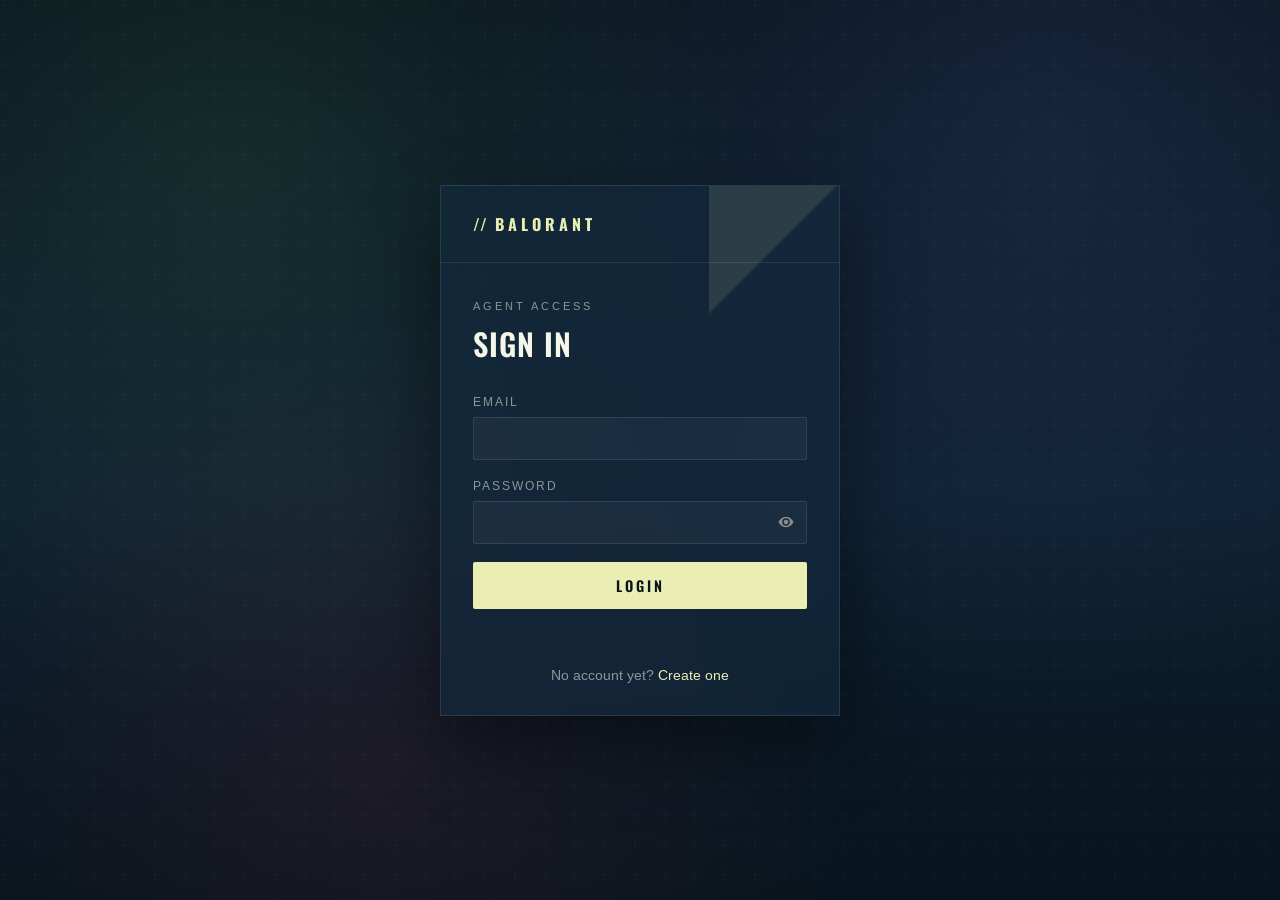
<file: frontend/login.html>
<!DOCTYPE html>
<html lang="en">
<head>
  <meta charset="UTF-8">
  <meta name="viewport" content="width=device-width, initial-scale=1.0">
  <title>Sign In</title>
  <link rel="preconnect" href="https://fonts.googleapis.com">
  <link rel="preconnect" href="https://fonts.gstatic.com" crossorigin>
  <link href="https://fonts.googleapis.com/css2?family=Oswald:wght@400;500;600;700&family=Arimo:wght@400;500;700&display=swap" rel="stylesheet">
  <link rel="stylesheet" href="login.css">
</head>
<body>

  <div class="bg-glow"></div>
  <div class="bg-grid"></div>

  <main class="panel">
    <div class="panel__slash"></div>

    <div class="panel__brand">
      <span class="panel__brand-mark">//</span>
      <span class="panel__brand-name">BALORANT</span>
    </div>

    <div class="panel__body" id="panelBody">

      <section class="view" id="loginView">
        <p class="view__eyebrow">Agent Access</p>
        <h1 class="view__title">Sign In</h1>

        <form id="loginForm" novalidate>
          <div class="field">
            <label for="email">Email</label>
            <input type="email" id="email" autocomplete="email" required>
          </div>

          <div class="field">
            <label for="password">Password</label>
            <div class="password-wrap">
              <input type="password" id="password" autocomplete="current-password" required>
              <button type="button" class="eye-btn" data-target="password" aria-label="Show password">
                <svg class="eye-open" viewBox="0 0 24 24" width="18" height="18"><path fill="currentColor" d="M12 5c-7 0-10 7-10 7s3 7 10 7 10-7 10-7-3-7-10-7zm0 12a5 5 0 1 1 0-10 5 5 0 0 1 0 10zm0-2a3 3 0 1 0 0-6 3 3 0 0 0 0 6z"/></svg>
                <svg class="eye-closed hidden" viewBox="0 0 24 24" width="18" height="18"><path fill="currentColor" d="M3.28 2.22 2.22 3.28l3.02 3.02C3.1 7.98 1.5 10 1.5 10s3 7 10.5 7c1.9 0 3.5-.44 4.83-1.1l3.17 3.17 1.06-1.06L3.28 2.22zM12 15.5a5.5 5.5 0 0 1-5.5-5.5c0-.9.23-1.74.63-2.48l1.5 1.5a3.5 3.5 0 0 0 4.85 4.85l1.5 1.5c-.74.4-1.58.63-2.48.63zM12 4.5c1.9 0 3.5.44 4.83 1.1l-1.5 1.5A5.48 5.48 0 0 0 12 6.5a5.44 5.44 0 0 0-1.6.24l-1.6-1.6C9.5 4.7 10.7 4.5 12 4.5z"/></svg>
              </button>
            </div>
          </div>

          <button type="submit" class="btn" id="loginBtn">
            <span class="btn-text">Login</span>
            <span class="spinner hidden"></span>
          </button>

          <p class="msg" id="message"></p>
        </form>

        <p class="switch">No account yet? <a href="#" id="showRegister">Create one</a></p>
      </section>

      <section class="view hidden" id="registerView">
        <p class="view__eyebrow">New Recruit</p>
        <h1 class="view__title">Create Account</h1>

        <form id="registerForm" novalidate>
          <div class="field">
            <label for="name">Name</label>
            <input type="text" id="name" autocomplete="name">
          </div>

          <div class="field">
            <label for="regEmail">Email</label>
            <input type="email" id="regEmail" autocomplete="email">
          </div>

          <div class="field">
            <label for="regPassword">Password</label>
            <div class="password-wrap">
              <input type="password" id="regPassword" autocomplete="new-password">
              <button type="button" class="eye-btn" data-target="regPassword" aria-label="Show password">
                <svg class="eye-open" viewBox="0 0 24 24" width="18" height="18"><path fill="currentColor" d="M12 5c-7 0-10 7-10 7s3 7 10 7 10-7 10-7-3-7-10-7zm0 12a5 5 0 1 1 0-10 5 5 0 0 1 0 10zm0-2a3 3 0 1 0 0-6 3 3 0 0 0 0 6z"/></svg>
                <svg class="eye-closed hidden" viewBox="0 0 24 24" width="18" height="18"><path fill="currentColor" d="M3.28 2.22 2.22 3.28l3.02 3.02C3.1 7.98 1.5 10 1.5 10s3 7 10.5 7c1.9 0 3.5-.44 4.83-1.1l3.17 3.17 1.06-1.06L3.28 2.22zM12 15.5a5.5 5.5 0 0 1-5.5-5.5c0-.9.23-1.74.63-2.48l1.5 1.5a3.5 3.5 0 0 0 4.85 4.85l1.5 1.5c-.74.4-1.58.63-2.48.63zM12 4.5c1.9 0 3.5.44 4.83 1.1l-1.5 1.5A5.48 5.48 0 0 0 12 6.5a5.44 5.44 0 0 0-1.6.24l-1.6-1.6C9.5 4.7 10.7 4.5 12 4.5z"/></svg>
              </button>
            </div>
          </div>

          <div class="field">
            <label for="regConfirmPassword">Confirm Password</label>
            <div class="password-wrap">
              <input type="password" id="regConfirmPassword" autocomplete="new-password">
              <button type="button" class="eye-btn" data-target="regConfirmPassword" aria-label="Show password">
                <svg class="eye-open" viewBox="0 0 24 24" width="18" height="18"><path fill="currentColor" d="M12 5c-7 0-10 7-10 7s3 7 10 7 10-7 10-7-3-7-10-7zm0 12a5 5 0 1 1 0-10 5 5 0 0 1 0 10zm0-2a3 3 0 1 0 0-6 3 3 0 0 0 0 6z"/></svg>
                <svg class="eye-closed hidden" viewBox="0 0 24 24" width="18" height="18"><path fill="currentColor" d="M3.28 2.22 2.22 3.28l3.02 3.02C3.1 7.98 1.5 10 1.5 10s3 7 10.5 7c1.9 0 3.5-.44 4.83-1.1l3.17 3.17 1.06-1.06L3.28 2.22zM12 15.5a5.5 5.5 0 0 1-5.5-5.5c0-.9.23-1.74.63-2.48l1.5 1.5a3.5 3.5 0 0 0 4.85 4.85l1.5 1.5c-.74.4-1.58.63-2.48.63zM12 4.5c1.9 0 3.5.44 4.83 1.1l-1.5 1.5A5.48 5.48 0 0 0 12 6.5a5.44 5.44 0 0 0-1.6.24l-1.6-1.6C9.5 4.7 10.7 4.5 12 4.5z"/></svg>
              </button>
            </div>
          </div>

          <button type="submit" class="btn" id="registerBtn">
            <span class="btn-text">Register</span>
            <span class="spinner hidden"></span>
          </button>

          <p class="msg" id="registerMessage"></p>
        </form>

        <p class="switch">Already an agent? <a href="#" id="showLogin">Sign in</a></p>
      </section>

    </div>
  </main>

  <script src="app.js"></script>
</body>
</html>
</file>
<file: frontend/login.css>
* {
  box-sizing: border-box;
  margin: 0;
  padding: 0;
}

:root {
  --ink: #0d1f2f;
  --ink-deep: #08141d;
  --panel: #13293d;
  --line: rgba(255, 255, 255, 0.1);
  --accent: #eaeeb2;
  --accent-dim: rgba(234, 238, 178, 0.6);
  --danger: #ff4655;
  --text: #f4f6ea;
  --text-dim: rgba(244, 246, 234, 0.55);
}

html, body {
  height: 100%;
}

body {
  font-family: "Arimo", sans-serif;
  background: var(--ink);
  color: var(--text);
  min-height: 100vh;
  display: flex;
  align-items: center;
  justify-content: center;
  position: relative;
  overflow: hidden;
  padding: 24px;
}

/* ===== Ambient background ===== */
.bg-glow {
  position: fixed;
  inset: 0;
  z-index: 0;
  background:
    radial-gradient(circle at 18% 20%, rgba(122, 229, 130, 0.10), transparent 42%),
    radial-gradient(circle at 82% 15%, rgba(120, 139, 255, 0.12), transparent 45%),
    radial-gradient(circle at 30% 85%, rgba(255, 70, 85, 0.08), transparent 40%),
    linear-gradient(180deg, var(--ink-deep) 0%, var(--ink) 55%, var(--ink-deep) 100%);
}

.bg-grid {
  position: fixed;
  inset: 0;
  z-index: 0;
  opacity: 0.5;
  background-image: url("data:image/svg+xml,%3Csvg width='60' height='60' viewBox='0 0 60 60' xmlns='http://www.w3.org/2000/svg'%3E%3Cg fill='none' fill-rule='evenodd'%3E%3Cg fill='%23ffffff' fill-opacity='0.035'%3E%3Cpath d='M36 34v-4h-2v4h-4v2h4v4h2v-4h4v-2h-4zm0-30V0h-2v4h-4v2h4v4h2V6h4V4h-4zM6 34v-4H4v4H0v2h4v4h2v-4h4v-2H6zM6 4V0H4v4H0v2h4v4h2V6h4V4H6z'/%3E%3C/g%3E%3C/g%3E%3C/svg%3E");
}

/* ===== Panel ===== */
.panel {
  position: relative;
  z-index: 1;
  width: 400px;
  max-width: 100%;
  background: rgba(19, 41, 61, 0.7);
  border: 1px solid var(--line);
  backdrop-filter: blur(10px);
  box-shadow: 0 30px 70px rgba(0, 0, 0, 0.45);
  overflow: hidden;
}

.panel__slash {
  position: absolute;
  top: 0;
  right: 0;
  width: 130px;
  height: 130px;
  background: linear-gradient(135deg, var(--accent) 0%, var(--accent) 48%, transparent 50%);
  opacity: 0.12;
  pointer-events: none;
}

.panel__brand {
  position: relative;
  padding: 26px 32px;
  display: flex;
  align-items: baseline;
  gap: 8px;
  border-bottom: 1px solid var(--line);
}

.panel__brand-mark {
  font-family: "Oswald", sans-serif;
  color: var(--accent);
  font-weight: 700;
  font-size: 1rem;
}

.panel__brand-name {
  font-family: "Oswald", sans-serif;
  font-weight: 700;
  letter-spacing: 4px;
  font-size: 1rem;
  color: var(--accent);
  text-transform: uppercase;
}

.panel__body {
  position: relative;
  padding: 36px 32px 32px;
}

/* ===== Views ===== */
.view.hidden {
  display: none;
}

.view__eyebrow {
  font-family: "Arimo", sans-serif;
  letter-spacing: 3px;
  text-transform: uppercase;
  font-size: 0.7rem;
  color: var(--text-dim);
  margin-bottom: 8px;
}

.view__title {
  font-family: "Oswald", sans-serif;
  font-weight: 600;
  font-size: 1.9rem;
  letter-spacing: 1px;
  text-transform: uppercase;
  color: var(--text);
  margin-bottom: 28px;
}

/* ===== Form ===== */
.field {
  margin-bottom: 18px;
}

.field label {
  display: block;
  font-family: "Arimo", sans-serif;
  font-size: 0.72rem;
  letter-spacing: 2px;
  text-transform: uppercase;
  color: var(--text-dim);
  margin-bottom: 8px;
}

.field input {
  width: 100%;
  padding: 12px 14px;
  background: rgba(255, 255, 255, 0.04);
  border: 1px solid var(--line);
  border-radius: 2px;
  color: var(--text);
  font-family: "Arimo", sans-serif;
  font-size: 0.95rem;
  transition: border-color 0.2s ease, background 0.2s ease;
}

.field input::placeholder {
  color: rgba(244, 246, 234, 0.3);
}

.field input:focus {
  outline: none;
  border-color: var(--accent);
  background: rgba(234, 238, 178, 0.06);
}

.btn {
  position: relative;
  width: 100%;
  margin-top: 8px;
  padding: 13px;
  background: var(--accent);
  border: none;
  border-radius: 2px;
  color: var(--ink-deep);
  font-family: "Oswald", sans-serif;
  font-weight: 600;
  font-size: 0.9rem;
  letter-spacing: 3px;
  text-transform: uppercase;
  cursor: pointer;
  transition: transform 0.15s ease, box-shadow 0.15s ease, background 0.15s ease;
}

.btn:hover {
  background: #f4f8c9;
  box-shadow: 0 8px 24px rgba(234, 238, 178, 0.25);
}

.btn:active {
  transform: scale(0.97);
}

.msg {
  min-height: 20px;
  margin-top: 14px;
  font-size: 0.85rem;
  color: var(--danger);
  text-align: center;
}

.msg.success {
  color: #7ae582;
}

.switch {
  margin-top: 24px;
  text-align: center;
  font-size: 0.85rem;
  color: var(--text-dim);
}

.switch a {
  color: var(--accent);
  text-decoration: none;
  font-weight: 500;
  border-bottom: 1px solid transparent;
  transition: border-color 0.2s ease;
}

.switch a:hover {
  border-color: var(--accent);
}

/* Password show/hide */
.password-wrap {
  position: relative;
}
.password-wrap input {
  width: 100%;
  padding-right: 40px;
}
.eye-btn {
  position: absolute;
  right: 8px;
  top: 50%;
  transform: translateY(-50%);
  background: none;
  border: none;
  cursor: pointer;
  color: #8a8a8a;
  padding: 4px;
  display: flex;
  align-items: center;
  transition: color 0.2s ease;
}
.eye-btn:hover {
  color: #ffffff;
}
.hidden {
  display: none;
}

/* View transition */
.view {
  transition: opacity 0.35s ease, transform 0.35s ease;
  opacity: 1;
  transform: translateX(0);
}
.view.hidden {
  display: none;
}
.view.slide-out-left {
  opacity: 0;
  transform: translateX(-24px);
}
.view.slide-out-right {
  opacity: 0;
  transform: translateX(24px);
}
.view.slide-in {
  animation: slideIn 0.35s ease forwards;
}
@keyframes slideIn {
  from { opacity: 0; transform: translateX(24px); }
  to   { opacity: 1; transform: translateX(0); }
}

/* Loading spinner on buttons */
.btn {
  position: relative;
  display: flex;
  align-items: center;
  justify-content: center;
  gap: 8px;
}
.btn:disabled {
  opacity: 0.7;
  cursor: not-allowed;
}
.spinner {
  width: 16px;
  height: 16px;
  border: 2px solid rgba(255, 255, 255, 0.35);
  border-top-color: #ffffff;
  border-radius: 50%;
  animation: spin 0.7s linear infinite;
}
@keyframes spin {
  to { transform: rotate(360deg); }
}

@media screen and (max-width: 460px) {
  .panel__body {
    padding: 28px 22px 26px;
  }
  .view__title {
    font-size: 1.6rem;
  }
}
</file>
